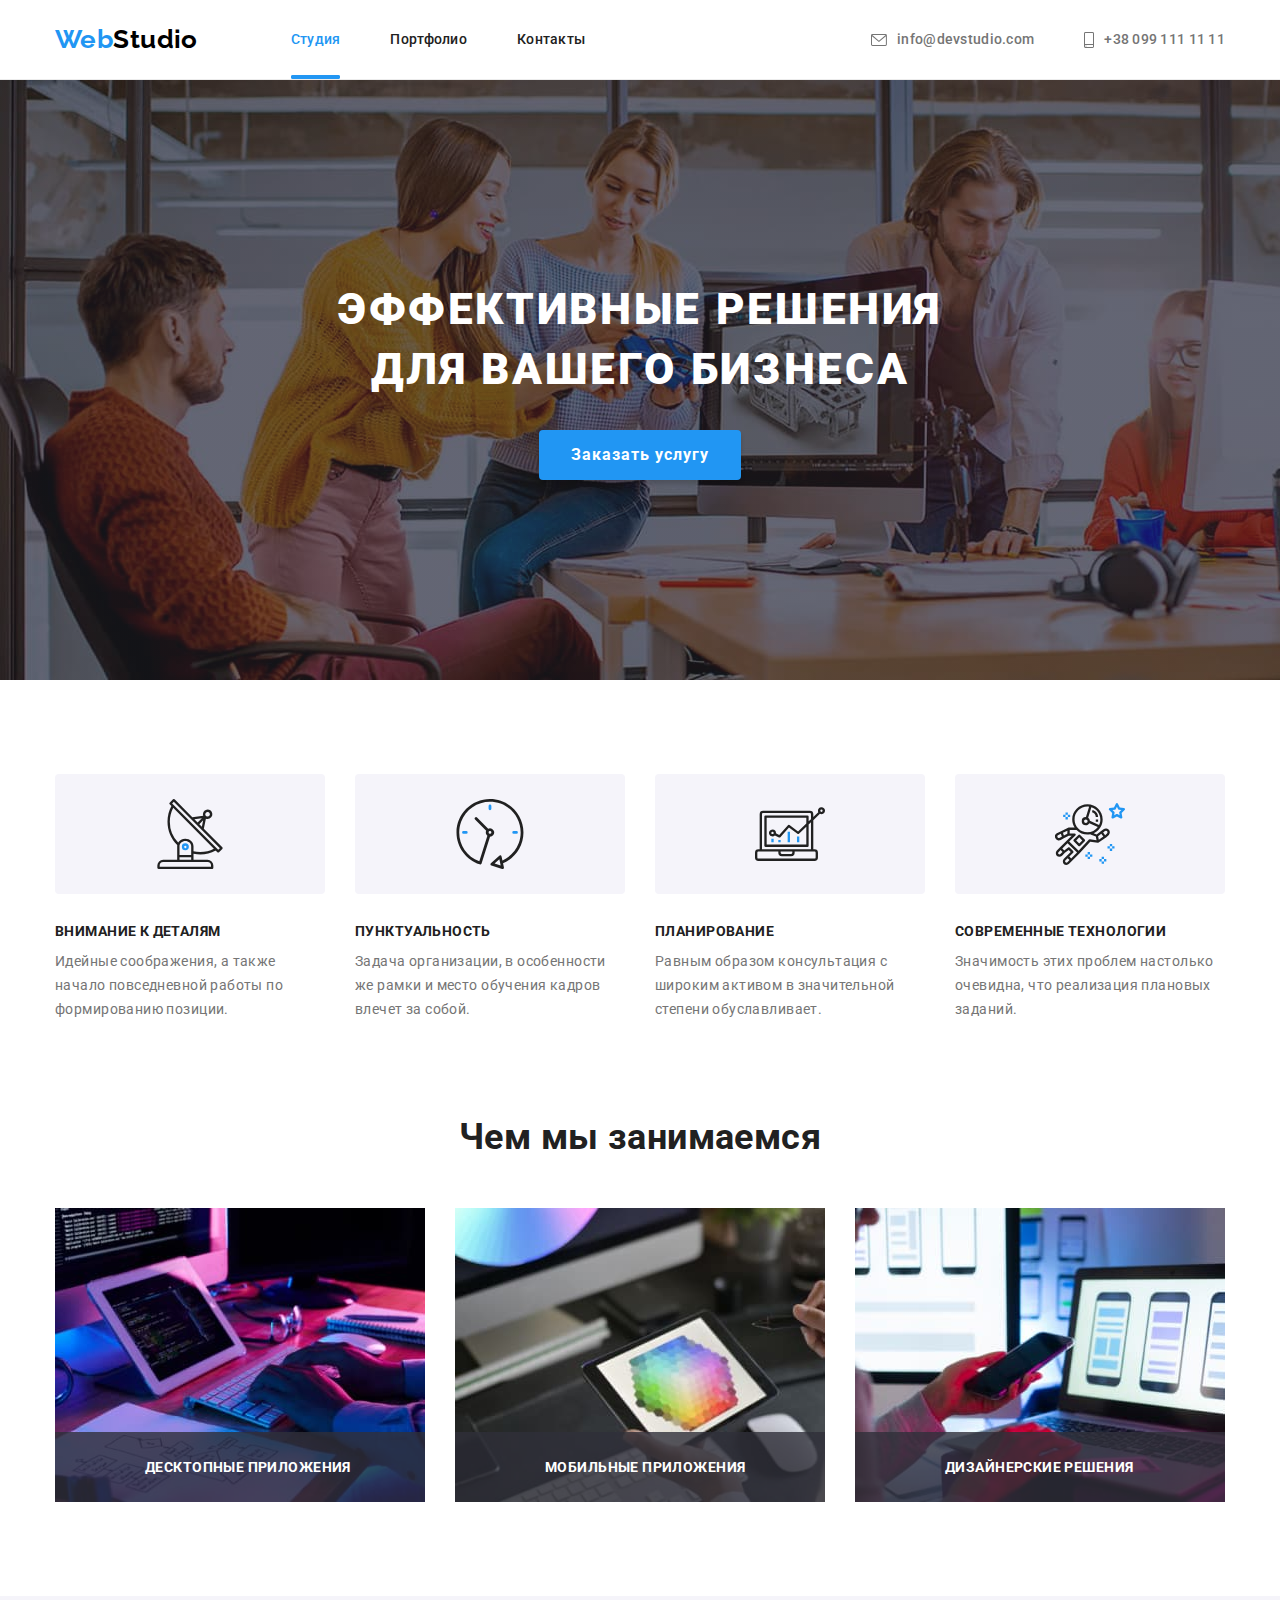
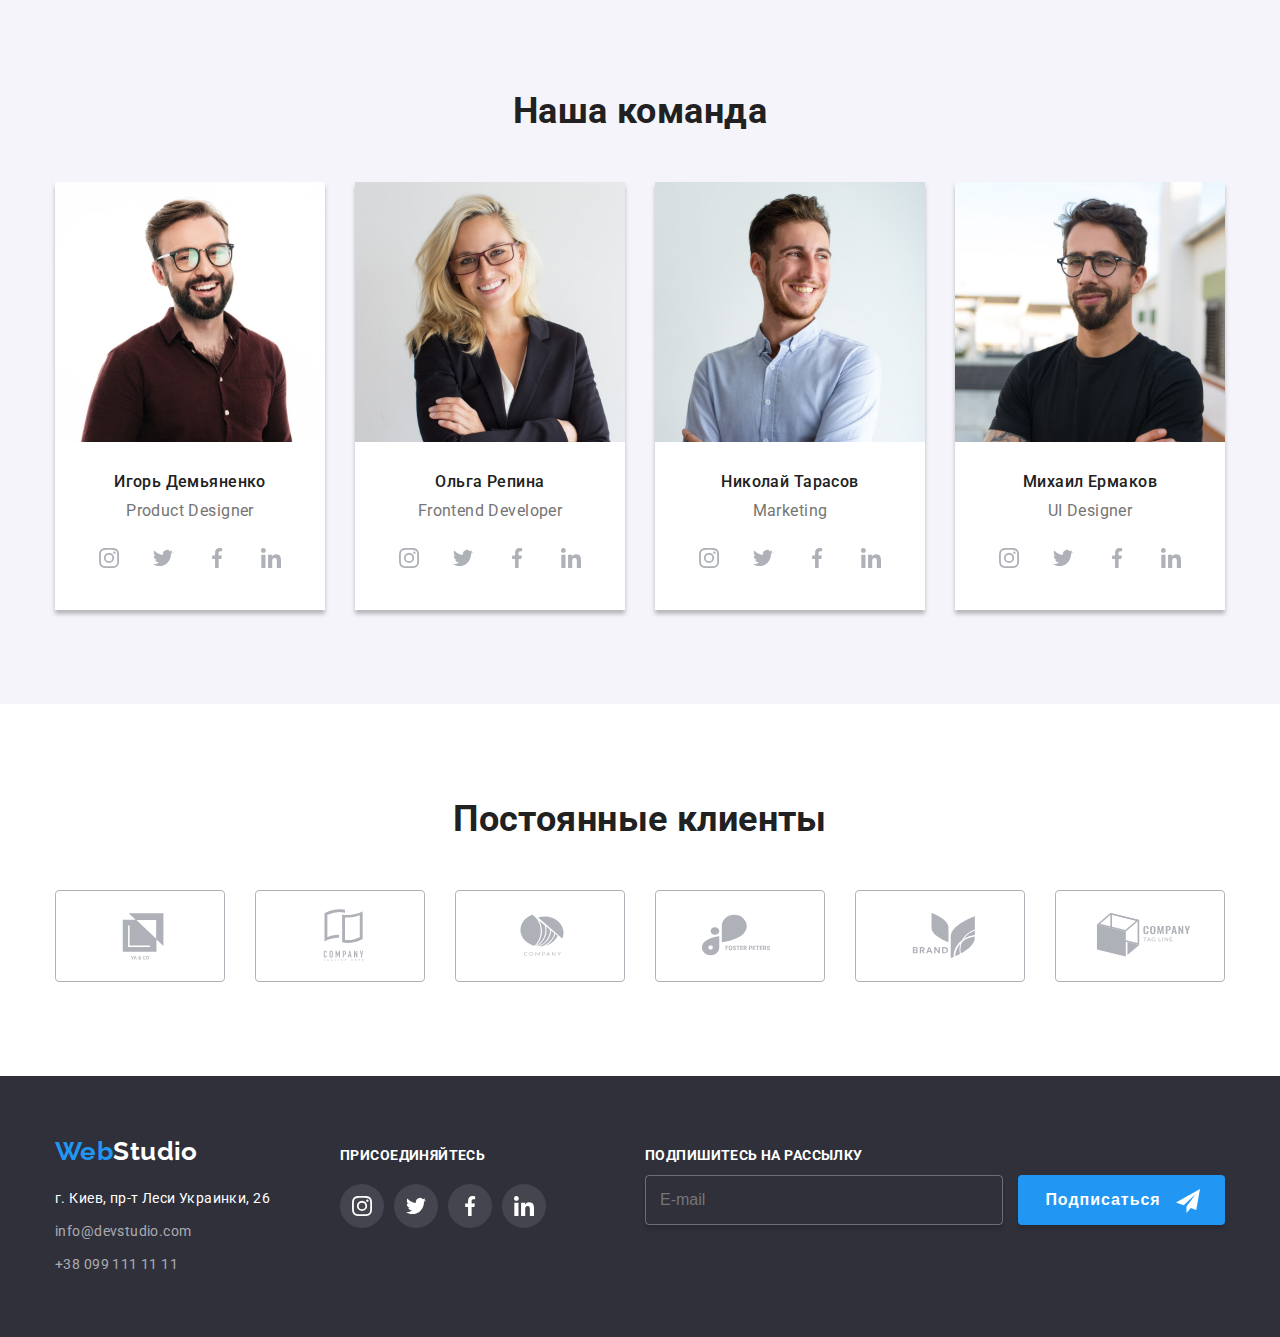
<file: index.html>
<!DOCTYPE html>
<html lang="ru">
  <head>
    <meta charset="UTF-8" />
    <meta http-equiv="X-UA-Compatible" content="IE=edge" />
    <meta name="viewport" content="width=device-width, initial-scale=1.0" />
    <title>Студия</title>
    <link
      href="https://fonts.googleapis.com/css2?family=Raleway:wght@700&family=Roboto:wght@400;500;700;900&display=swap"
      rel="stylesheet"
    />
    <link
      rel="stylesheet"
      href="https://cdnjs.cloudflare.com/ajax/libs/modern-normalize/1.1.0/modern-normalize.min.css"
      integrity="sha512-wpPYUAdjBVSE4KJnH1VR1HeZfpl1ub8YT/NKx4PuQ5NmX2tKuGu6U/JRp5y+Y8XG2tV+wKQpNHVUX03MfMFn9Q=="
      crossorigin="anonymous"
      referrerpolicy="no-referrer"
    />
    <link rel="stylesheet" href="./css/styles.css" />
  </head>

  <body>
    <!-- Верхняя линия -->

    <header class="page-header">
      <div class="container main-nav">
        <a class="logo primary" href="./index.html"> <span class="logo-item">Web</span>Studio </a>
        <nav>
          <ul class="site-nav list">
            <li class="item current"><a class="link current" href="">Студия</a></li>
            <li class="item"><a class="link" href="./portfolio.html">Портфолио</a></li>
            <li class="item"><a class="link" href="">Контакты</a></li>
          </ul>
        </nav>
        <ul class="contacts list">
          <li class="item">
            <a class="contact" href="mailto:info@devstudio.com">
              <svg class="icon-envelope" width="16" height="12">
                <use href="./images/icons.svg#icon-envelope"></use>
              </svg>
              info@devstudio.com
            </a>
          </li>
          <li class="item">
            <a class="contact" href="tel:+380991111111">
              <svg class="icon-smartphone" width="10" height="16">
                <use href="./images/icons.svg#icon-smartphone"></use>
              </svg>
              +38 099 111 11 11
            </a>
          </li>
        </ul>
      </div>
    </header>

    <main>
      <!-- Шапка -->
      <section class="hero overlay">
        <div class="container">
          <h1 class="hero-title">Эффективные решения для вашего бизнеса</h1>
          <button data-modal-open class="button" type="button">Заказать услугу</button>
        </div>
      </section>

      <!-- Особенности -->
      <section class="features section">
        <div class="container">
          <h2 hidden class="section-title">Особенности</h2>
          <ul class="features list">
            <li class="item">
              <div class="icon">
                <svg class="icon-antenna" width="70" height="70">
                  <use href="./images/icons.svg#icon-antenna"></use>
                </svg>
              </div>
              <h3 class="feature-title">Внимание к деталям</h3>
              <p class="description">
                Идейные соображения, а также начало повседневной работы по формированию позиции.
              </p>
            </li>
            <li class="item">
              <div class="icon">
                <svg class="icon-clock" width="70" height="70">
                  <use href="./images/icons.svg#icon-clock"></use>
                </svg>
              </div>
              <h3 class="feature-title">Пунктуальность</h3>
              <p class="description">
                Задача организации, в особенности же рамки и место обучения кадров влечет за собой.
              </p>
            </li>
            <li class="item">
              <div class="icon">
                <svg class="icon-diagram" width="70" height="70">
                  <use href="./images/icons.svg#icon-diagram"></use>
                </svg>
              </div>
              <h3 class="feature-title">Планирование</h3>
              <p class="description">
                Равным образом консультация с широким активом в значительной степени обуславливает.
              </p>
            </li>
            <li class="item">
              <div class="icon">
                <svg class="icon-astronaut" width="70" height="70">
                  <use href="./images/icons.svg#icon-astronaut"></use>
                </svg>
              </div>
              <h3 class="feature-title">Современные технологии</h3>
              <p class="description">
                Значимость этих проблем настолько очевидна, что реализация плановых заданий.
              </p>
            </li>
          </ul>
        </div>
      </section>

      <!-- Чем мы занимаемся -->
      <section class="section">
        <div class="container">
          <h2 class="section-title">Чем мы занимаемся</h2>
          <ul class="wedo list">
            <li class="item">
              <div class="wedo-card">
                <img src="./images/box1.jpg" alt="Десктопные приложения" width="370" height="294" />
                <p class="label">Десктопные приложения</p>
              </div>
            </li>
            <li class="item">
              <div class="wedo-card">
                <img src="./images/box2.jpg" alt="Мобильные приложения" width="370" height="294" />
                <p class="label">Мобильные приложения</p>
              </div>
            </li>
            <li class="item">
              <div class="wedo-card">
                <img src="./images/box3.jpg" alt="Дизайнерские решения" width="370" height="294" />
                <p class="label">Дизайнерские решения</p>
              </div>
            </li>
          </ul>
        </div>
      </section>

      <!-- Наша компанда -->

      <section class="section team">
        <div class="container">
          <h2 class="section-title">Наша команда</h2>
          <ul class="team list">
            <li class="teammate">
              <img
                class="foto"
                src="./images/img1.jpg"
                alt="Фото Игоря Демьяненко"
                width="270"
                height="260"
              />
              <div class="card">
                <h3 class="name">Игорь Демьяненко</h3>
                <p class="position" lang="en">Product Designer</p>
                <ul class="socials list">
                  <li class="item">
                    <a class="link" href="">
                      <svg class="link-icon" width="20" height="20">
                        <use href="./images/icons.svg#icon-instagram"></use>
                      </svg>
                    </a>
                  </li>
                  <li class="item">
                    <a class="link" href="">
                      <svg class="link-icon" width="20" height="20">
                        <use href="./images/icons.svg#icon-twitter"></use>
                      </svg>
                    </a>
                  </li>
                  <li class="item">
                    <a class="link" href="">
                      <svg class="link-icon" width="20" height="20">
                        <use href="./images/icons.svg#icon-facebook"></use>
                      </svg>
                    </a>
                  </li>
                  <li class="item">
                    <a class="link" href="">
                      <svg class="link-icon" width="20" height="20">
                        <use href="./images/icons.svg#icon-linkedin"></use>
                      </svg>
                    </a>
                  </li>
                </ul>
              </div>
            </li>
            <li class="teammate">
              <img
                class="foto"
                src="./images/img2.jpg"
                alt="Фото Ольги Репиной"
                width="270"
                height="260"
              />
              <div class="card">
                <h3 class="name">Ольга Репина</h3>
                <p class="position" lang="en">Frontend Developer</p>
                <ul class="socials list">
                  <li class="item">
                    <a class="link" href="">
                      <svg class="link-icon" width="20" height="20">
                        <use href="./images/icons.svg#icon-instagram"></use>
                      </svg>
                    </a>
                  </li>
                  <li class="item">
                    <a class="link" href="">
                      <svg class="link-icon" width="20" height="20">
                        <use href="./images/icons.svg#icon-twitter"></use>
                      </svg>
                    </a>
                  </li>
                  <li class="item">
                    <a class="link" href="">
                      <svg class="link-icon" width="20" height="20">
                        <use href="./images/icons.svg#icon-facebook"></use>
                      </svg>
                    </a>
                  </li>
                  <li class="item">
                    <a class="link" href="">
                      <svg class="link-icon" width="20" height="20">
                        <use href="./images/icons.svg#icon-linkedin"></use>
                      </svg>
                    </a>
                  </li>
                </ul>
              </div>
            </li>
            <li class="teammate">
              <img
                class="foto"
                src="./images/img3.jpg"
                alt="Фото Николая Тарасова"
                width="270"
                height="260"
              />
              <div class="card">
                <h3 class="name">Николай Тарасов</h3>
                <p class="position" lang="en">Marketing</p>
                <ul class="socials list">
                  <li class="item">
                    <a class="link" href="">
                      <svg class="link-icon" width="20" height="20">
                        <use href="./images/icons.svg#icon-instagram"></use>
                      </svg>
                    </a>
                  </li>
                  <li class="item">
                    <a class="link" href="">
                      <svg class="link-icon" width="20" height="20">
                        <use href="./images/icons.svg#icon-twitter"></use>
                      </svg>
                    </a>
                  </li>
                  <li class="item">
                    <a class="link" href="">
                      <svg class="link-icon" width="20" height="20">
                        <use href="./images/icons.svg#icon-facebook"></use>
                      </svg>
                    </a>
                  </li>
                  <li class="item">
                    <a class="link" href="">
                      <svg class="link-icon" width="20" height="20">
                        <use href="./images/icons.svg#icon-linkedin"></use>
                      </svg>
                    </a>
                  </li>
                </ul>
              </div>
            </li>
            <li class="teammate">
              <img
                class="foto"
                src="./images/img4.jpg"
                alt="Фото Михаила Ермакова"
                width="270"
                height="260"
              />
              <div class="card">
                <h3 class="name">Михаил Ермаков</h3>
                <p class="position" lang="en">UI Designer</p>
                <ul class="socials list">
                  <li class="item">
                    <a class="link" href="">
                      <svg class="link-icon" width="20" height="20">
                        <use href="./images/icons.svg#icon-instagram"></use>
                      </svg>
                    </a>
                  </li>
                  <li class="item">
                    <a class="link" href="">
                      <svg class="link-icon" width="20" height="20">
                        <use href="./images/icons.svg#icon-twitter"></use>
                      </svg>
                    </a>
                  </li>
                  <li class="item">
                    <a class="link" href="">
                      <svg class="link-icon" width="20" height="20">
                        <use href="./images/icons.svg#icon-facebook"></use>
                      </svg>
                    </a>
                  </li>
                  <li class="item">
                    <a class="link" href="">
                      <svg class="link-icon" width="20" height="20">
                        <use href="./images/icons.svg#icon-linkedin"></use>
                      </svg>
                    </a>
                  </li>
                </ul>
              </div>
            </li>
          </ul>
        </div>
      </section>

      <!-- Постоянные клиенты -->

      <section class="section clients">
        <div class="container">
          <h2 class="section-title clients">Постоянные клиенты</h2>
          <ul class="clients list">
            <li class="item">
              <a class="client-link" href="">
                <svg class="client-icon" width="106" height="60">
                  <use href="./images/icons.svg#icon-union"></use>
                </svg>
              </a>
            </li>
            <li class="item">
              <a class="client-link" href="">
                <svg class="client-icon" width="106" height="60">
                  <use href="./images/icons.svg#icon-taglinehere"></use>
                </svg>
              </a>
            </li>
            <li class="item">
              <a class="client-link" href="">
                <svg class="client-icon" width="106" height="60">
                  <use href="./images/icons.svg#icon-company"></use>
                </svg>
              </a>
            </li>
            <li class="item">
              <a class="client-link" href="">
                <svg class="client-icon" width="106" height="60">
                  <use href="./images/icons.svg#icon-foster"></use>
                </svg>
              </a>
            </li>
            <li class="item">
              <a class="client-link" href="">
                <svg class="client-icon" width="106" height="60">
                  <use href="./images/icons.svg#icon-brand"></use>
                </svg>
              </a>
            </li>
            <li class="item">
              <a class="client-link" href="">
                <svg class="client-icon" width="106" height="60">
                  <use href="./images/icons.svg#icon-tagline"></use>
                </svg>
              </a>
            </li>
          </ul>
        </div>
      </section>

      <!-- Модальное окно -->

      <div data-modal class="backdrop is-hidden">
        <div class="modal">
          <button data-modal-close class="modal-btn" type="button">
            <svg class="close" width="18" height="18">
              <use href="./images/icons.svg#icon-close"></use>
            </svg>
          </button>
            
            <form>
              <h2 class="modal-title">Оставьте свои данные, мы вам перезвоним</h2>
            <div class="modal-form">
              <div class="form-field">
                <label for="name">Имя</label>
                <input type="text" name="name" id="name" />
                <svg class="icon-modal" width="18" height="18">
                  <use href="./images/icons.svg#icon-person"></use>
                </svg>
              </div>

              <div class="form-field">
                <label for="tel">Телефон</label>
                <input type="tel" name="tel" id="tel" />
                <svg class="icon-modal" width="18" height="18">
                  <use href="./images/icons.svg#icon-phone"></use>
                </svg>
              </div>

              <div class="form-field">
                <label for="mail">Почта</label>
                <input type="email" name="mail" id="mail" />
                <svg class="icon-modal" width="18" height="18">
                  <use href="./images/icons.svg#icon-email"></use>
                </svg>
              </div>

              <div class="form-field comment">
                <label for="comment">Комментарий</label>
                <textarea
                  name="comment"
                  id="comment"
                  placeholder="Введите текст"
                ></textarea>
              </div>
            </div>

                <div class="agreement">
                  <input class="checkbox" type="checkbox" name="checkbox" value="" id="checkbox"/>
                  <svg class="icon-active" width="16" height="15">
                    <use href="./images/icons.svg#icon-active"></use>
                  </svg>
                  <svg class="icon-nonactive" width="16" height="15">
                    <use href="./images/icons.svg#icon-nonactive"></use>
                  </svg>
                 <label class="label" for="checkbox">Соглашаюсь с рассылкой и принимаю <a class="modal-link" href="">Условия договора</a></label>
                </div> 

              <button class="btn-send" type="submit">Отправить</button>
           
            </form>

        </div>
      </div>
    </main>

    <!-- Подвал -->
    <footer class="footer">
      <div class="container footer-container">
        <div>
          <a class="logo secondary" href="./index.html"
            ><span class="logo-item">Web</span><span class="logo-down">Studio</span>
          </a>
          <address class="address">г. Киев, пр-т Леси Украинки, 26</address>
          <ul class="footer-contacts list">
            <li class="item">
              <a class="contact-down" href="mailto:info@devstudio.com">info@devstudio.com</a>
            </li>
            <li class="item">
              <a class="contact-down" href="tel:+380991111111">+38 099 111 11 11</a>
            </li>
          </ul>
        </div>
        <!-- Ссылки на соцсети -->

        <div class="footer-socials social-links">
          <p class="footer-text">присоединяйтесь</p>
          <ul class="socials list">
            <li class="item">
              <a class="footer-link link" href="">
                <svg class="link-icon" width="20" height="20">
                  <use href="./images/icons.svg#icon-instagram"></use>
                </svg>
              </a>
            </li>
            <li class="item">
              <a class="footer-link link" href="">
                <svg class="link-icon" width="20" height="20">
                  <use href="./images/icons.svg#icon-twitter"></use>
                </svg>
              </a>
            </li>
            <li class="item">
              <a class="footer-link link" href="">
                <svg class="link-icon" width="20" height="20">
                  <use href="./images/icons.svg#icon-facebook"></use>
                </svg>
              </a>
            </li>
            <li class="item">
              <a class="footer-link link" href="">
                <svg class="link-icon" width="20" height="20">
                  <use href="./images/icons.svg#icon-linkedin"></use>
                </svg>
              </a>
            </li>
          </ul>
        </div>

        <!-- Форма подписки -->
        <div class="input">
          <p class="input-text">Подпишитесь на рассылку</p>
          <form class="form">
            <input type="email" name="mail" placeholder="E-mail" />
            <button class="input-btn" type="button">
              Подписаться
              <svg class="input-icon" width="24" height="24">
                <use href="./images/icons.svg#icon-send"></use>
              </svg>
            </button>
          </form>
        </div>
      </div>
    </footer>

    <script src="./js/modal.js"></script>
   
  </body>
</html>
</file>
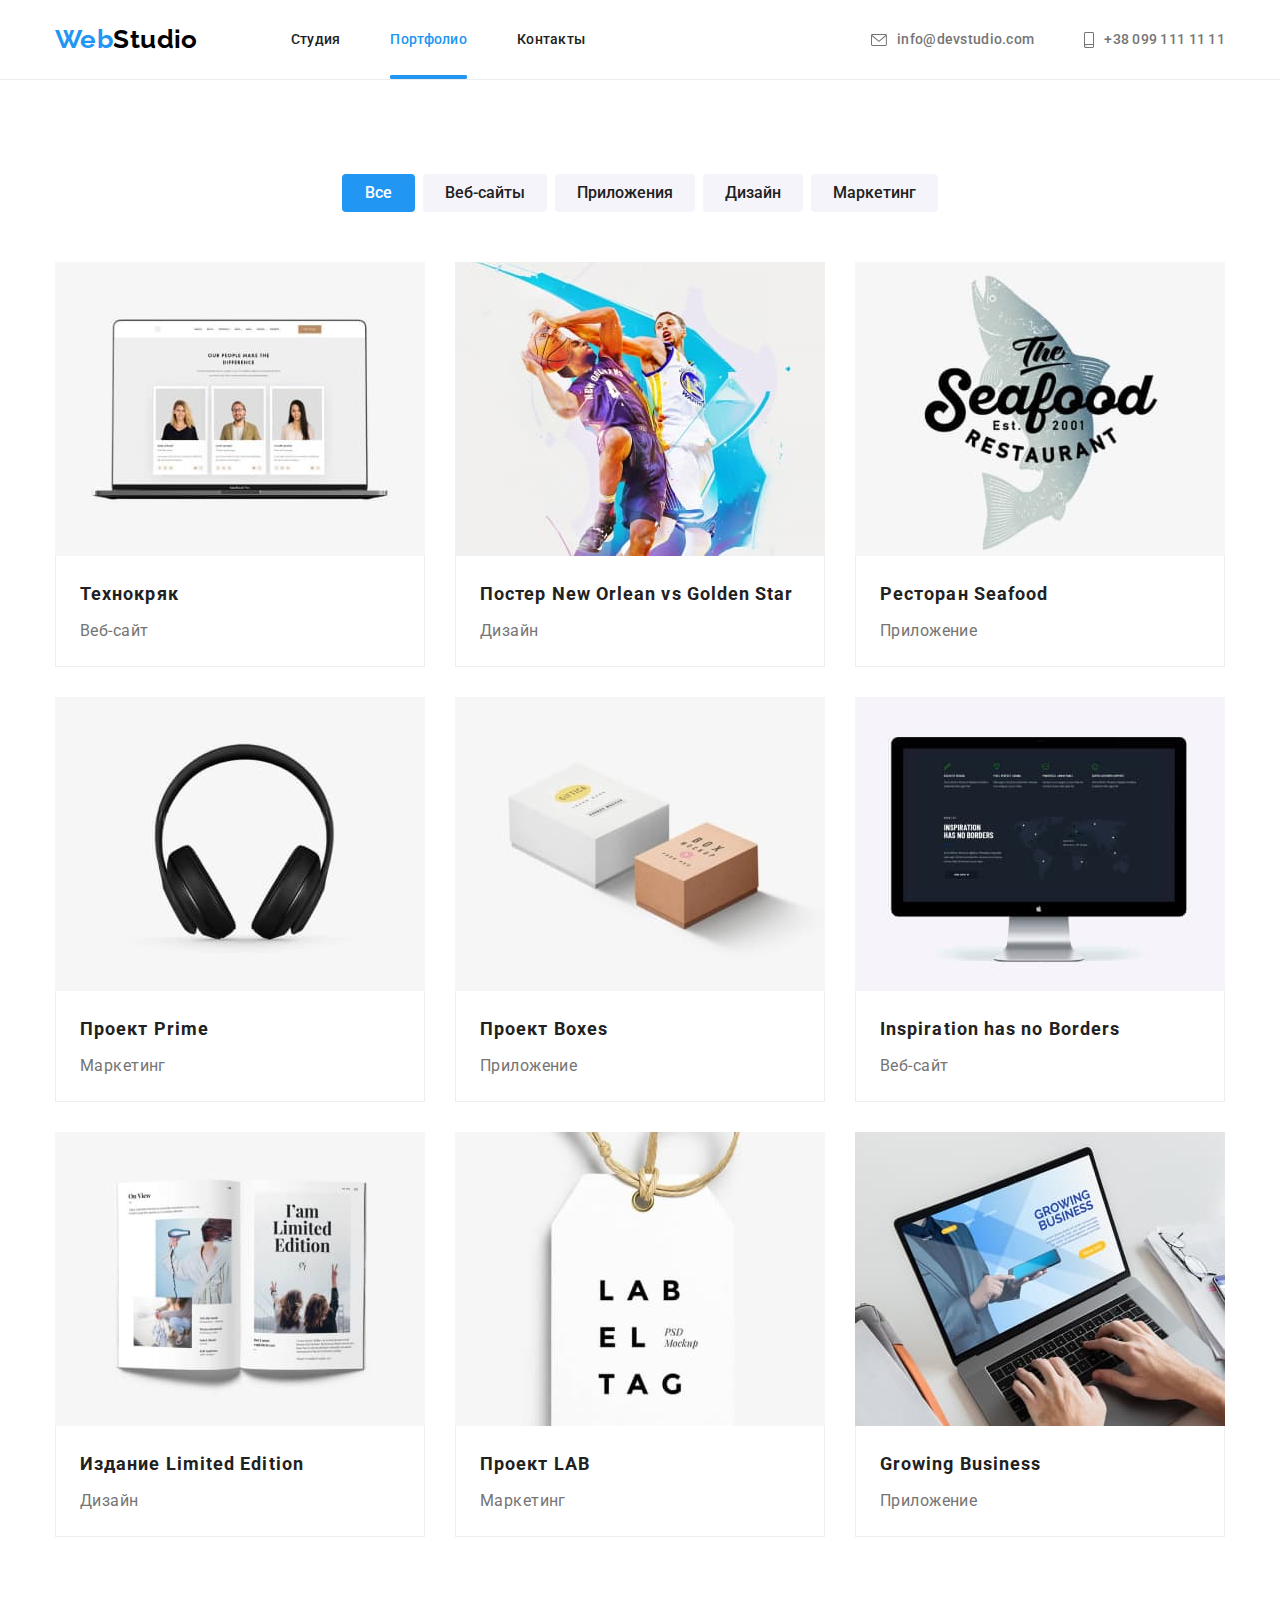
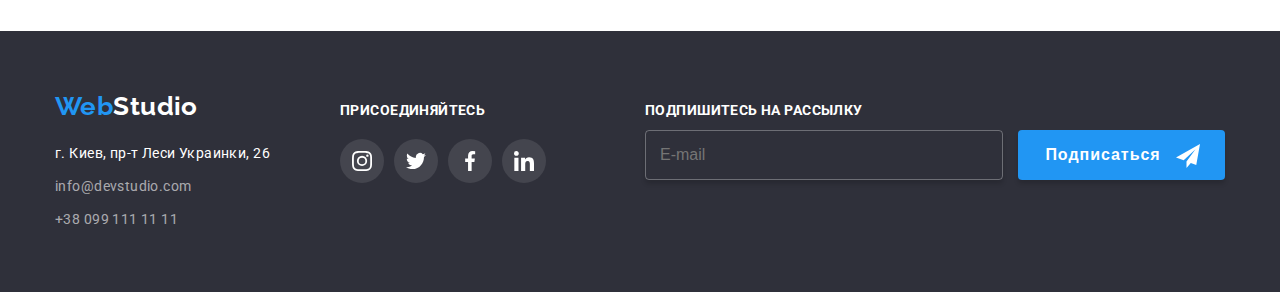
<file: portfolio.html>
<!DOCTYPE html>
<html lang="ru">
  <head>
    <meta charset="UTF-8" />
    <meta http-equiv="X-UA-Compatible" content="IE=edge" />
    <meta name="viewport" content="width=device-width, initial-scale=1.0" />
    <title>Портфоліо</title>
    <link
      href="https://fonts.googleapis.com/css2?family=Raleway:wght@700&family=Roboto:wght@400;500;700;900&display=swap"
      rel="stylesheet"
    />
    <link
      rel="stylesheet"
      href="https://cdnjs.cloudflare.com/ajax/libs/modern-normalize/1.1.0/modern-normalize.min.css"
      integrity="sha512-wpPYUAdjBVSE4KJnH1VR1HeZfpl1ub8YT/NKx4PuQ5NmX2tKuGu6U/JRp5y+Y8XG2tV+wKQpNHVUX03MfMFn9Q=="
      crossorigin="anonymous"
      referrerpolicy="no-referrer"
    />
    <link rel="stylesheet" href="./css/styles.css" />
  </head>
  <body>
    <!-- Верхняя линия -->
    <header class="page-header">
      <div class="container main-nav">
        <a class="logo primary" href="./index.html"> <span class="logo-item">Web</span>Studio </a>
        <nav>
          <ul class="site-nav list">
            <li class="item"><a class="link" href="./index.html">Студия</a></li>
            <li class="item current"><a class="link current" href="">Портфолио</a></li>
            <li class="item"><a class="link" href="">Контакты</a></li>
          </ul>
        </nav>
        <ul class="contacts list">
          <li class="item">
            <a class="contact" href="mailto:info@devstudio.com">
              <svg class="icon-envelope" width="16" height="12">
                <use href="./images/icons.svg#icon-envelope"></use>
              </svg>
              info@devstudio.com
            </a>
          </li>
          <li class="item">
            <a class="contact" href="tel:+380991111111">
              <svg class="icon-smartphone" width="10" height="16">
                <use href="./images/icons.svg#icon-smartphone"></use>
              </svg>
              +38 099 111 11 11
            </a>
          </li>
        </ul>
      </div>
    </header>

    <main>
      <!-- Портфолио -->
      <section class="section">
        <div class="container">
          <h1 hidden>Портфолио</h1>

          <!-- Фильтры -->

          <ul class="filters list">
            <li class="item">
              <button class="filter active-btn" type="button">Все</button>
            </li>
            <li class="item">
              <button class="filter" type="button">Веб-сайты</button>
            </li>
            <li class="item">
              <button class="filter" type="button">Приложения</button>
            </li>
            <li class="item">
              <button class="filter" type="button">Дизайн</button>
            </li>
            <li class="item">
              <button class="filter" type="button">Маркетинг</button>
            </li>
          </ul>

          <!-- Примеры работ -->
          <ul class="works list">
            <li class="item">
              <div class="work-thumb">
                <img
                  class="card-image"
                  src="./images/img1p.jpg"
                  alt="Главная страница сайта Технокряк"
                  width="370"
                  height="294"
                />
                <p class="descr">
                  Ресурс предлагает комплексные предложения с разным уровнем функционала и сервисов.
                  Все это позволит посетителю получить исчерпывающие сведения о компании или частном
                  лице.
                </p>
              </div>
              <div class="work-meta">
                <h2 class="work-title">Технокряк</h2>
                <p class="type">Веб-сайт</p>
              </div>
            </li>
            <li class="item">
              <div class="work-thumb">
               <img
                class="card-image"
                src="./images/img2p.jpg"
                alt="Постер New Orlean vs Golden Star"
                width="370"
                height="294"
              /> 
              <p class="descr">Ресурс предлагает комплексные предложения с разным уровнем функционала и сервисов.
                  Все это позволит посетителю получить исчерпывающие сведения о компании или частном
                  лице.
                </p>
              </div>
              
              <div class="work-meta">
                <h2 class="work-title">Постер New Orlean vs Golden Star</h2>
                <p class="type">Дизайн</p>
              </div>
            </li>
            <li class="item">
              <div class="work-thumb">
                <img
                class="card-image"
                src="./images/img3p.jpg"
                alt="Обложка приложения ресторана Seafood"
                width="370"
                height="294"
              />
              <p class="descr">Ресурс предлагает комплексные предложения с разным уровнем функционала и сервисов.
                Все это позволит посетителю получить исчерпывающие сведения о компании или частном
                лице.
              </p>
              </div>
              
              <div class="work-meta">
                <h2 class="work-title">Ресторан Seafood</h2>
                <p class="type">Приложение</p>
              </div>
            </li>
            <li class="item">
              <div class="work-thumb">
                <img
                class="card-image"
                src="./images/img4p.jpg"
                alt="Наушники"
                width="370"
                height="294"
              />
                <p class="descr">Ресурс предлагает комплексные предложения с разным уровнем функционала и сервисов.
                  Все это позволит посетителю получить исчерпывающие сведения о компании или частном
                  лице.
                </p>
              </div>
              
              <div class="work-meta">
                <h2 class="work-title">Проект Prime</h2>
                <p class="type">Маркетинг</p>
              </div>
            </li>
            <li class="item">
              <div class="work-thumb">
                <img
                class="card-image"
                src="./images/img5p.jpg"
                alt="Коробки"
                width="370"
                height="294"
              />
                <p class="descr">Ресурс предлагает комплексные предложения с разным уровнем функционала и сервисов.
                  Все это позволит посетителю получить исчерпывающие сведения о компании или частном
                  лице.
                </p>
              </div>
              
              <div class="work-meta">
                <h2 class="work-title">Проект Boxes</h2>
                <p class="type">Приложение</p>
              </div>
            </li>
            <li class="item">
              <div class="work-thumb">
                <img
                class="card-image"
                src="./images/img6p.jpg"
                alt="Главная страница сайта Inspiration has no Borders"
                width="370"
                height="294"
              />
                <p class="descr">Ресурс предлагает комплексные предложения с разным уровнем функционала и сервисов.
                  Все это позволит посетителю получить исчерпывающие сведения о компании или частном
                  лице.
                </p>
              </div>
              
              <div class="work-meta">
                <h2 class="work-title">Inspiration has no Borders</h2>
                <p class="type">Веб-сайт</p>
              </div>
            </li>
            <li class="item">
              <div class="work-thumb">
                <img
                class="card-image"
                src="./images/img7p.jpg"
                alt="Раскрытая книга"
                width="370"
                height="294"
              />
                <p class="descr">Ресурс предлагает комплексные предложения с разным уровнем функционала и сервисов.
                  Все это позволит посетителю получить исчерпывающие сведения о компании или частном
                  лице.
                </p>
              </div>
              
              <div class="work-meta">
                <h2 class="work-title">Издание Limited Edition</h2>
                <p class="type">Дизайн</p>
              </div>
            </li>
            <li class="item">
              <div class="work-thumb">
                <img
                class="card-image"
                src="./images/img8p.jpg"
                alt="Ярлык проекта LAB"
                width="370"
                height="294"
              />
                <p class="descr">Ресурс предлагает комплексные предложения с разным уровнем функционала и сервисов.
                  Все это позволит посетителю получить исчерпывающие сведения о компании или частном
                  лице.</p>
              </div>
              
              <div class="work-meta">
                <h2 class="work-title">Проект LAB</h2>
                <p class="type">Маркетинг</p>
              </div>
            </li>
            <li class="item">
              <div class="work-thumb">
                <img
                class="card-image"
                src="./images/img9p.jpg"
                alt="Экран компьютера с главной страницей"
                width="370"
                height="294"
              />
                <p class="descr">Ресурс предлагает комплексные предложения с разным уровнем функционала и сервисов.
                  Все это позволит посетителю получить исчерпывающие сведения о компании или частном
                  лице.</p>
              </div>
              
              <div class="work-meta">
                <h2 class="work-title">Growing Business</h2>
                <p class="type">Приложение</p>
              </div>
            </li>
          </ul>
        </div>
      </section>
    </main>

    <!-- Подвал -->
    <footer class="footer">
      <div class="container footer-container">
        <div>
          <a class="logo secondary" href="./index.html"
            ><span class="logo-item">Web</span><span class="logo-down">Studio</span>
          </a>
          <address class="address">г. Киев, пр-т Леси Украинки, 26</address>
          <ul class="footer-contacts list">
            <li class="item">
              <a class="contact-down" href="mailto:info@devstudio.com">info@devstudio.com</a>
            </li>
            <li class="item">
              <a class="contact-down" href="tel:+380991111111">+38 099 111 11 11</a>
            </li>
          </ul>
        </div>
        <!-- Ссылки на соцсети -->

        <div class="footer-socials social-links">
          <p class="footer-text">присоединяйтесь</p>
          <ul class="socials list">
            <li class="item">
              <a class="footer-link link" href="">
                <svg class="link-icon" width="20" height="20">
                  <use href="./images/icons.svg#icon-instagram"></use>
                </svg>
              </a>
            </li>
            <li class="item">
              <a class="footer-link link" href="">
                <svg class="link-icon" width="20" height="20">
                  <use href="./images/icons.svg#icon-twitter"></use>
                </svg>
              </a>
            </li>
            <li class="item">
              <a class="footer-link link" href="">
                <svg class="link-icon" width="20" height="20">
                  <use href="./images/icons.svg#icon-facebook"></use>
                </svg>
              </a>
            </li>
            <li class="item">
              <a class="footer-link link" href="">
                <svg class="link-icon" width="20" height="20">
                  <use href="./images/icons.svg#icon-linkedin"></use>
                </svg>
              </a>
            </li>
          </ul>
        </div>

         <!-- Форма подписки -->
         <div class="input">
          <p class="input-text">Подпишитесь на рассылку</p>
          <form action="" class="form">
            <input type="email" name="mail" placeholder="E-mail" />
            <button class="input-btn" type="button">
              Подписаться
              <svg class="input-icon" width="24" height="24">
                <use href="./images/icons.svg#icon-send"></use>
              </svg>
            </button>
          </form>
        </div>
        
      </div>
    </footer>
  </body>
</html>
</file>
<file: css/styles.css>
html {
  box-sizing: border-box;
}

*,
*::before,
*::after {
  box-sizing: inherit;
}

:root {
  --primary-text-color: #212121;
  --main-background-color: #ffffff;
  --accent-color: #2196f3;
  --basic-white: #ffffff;
  --cubic: cubic-bezier(0.4, 0, 0.2, 1);
}

body {
  margin: 0;
  font-family: Roboto, sans-serif;

  font-size: 14px;
  letter-spacing: 0.03em;
  color: #757575;
}

/* Ulilities */

h1,
h2,
h3,
p {
  margin-top: 0;
  margin-bottom: 0;
}

.list {
  list-style: none;
  padding: 0;
  margin: 0;
}

.link {
  text-decoration: none;
  color: inherit;
}

.container {
  width: 1200px;
  padding-right: 15px;
  padding-left: 15px;
  margin: 0 auto;
}

/* Header */

.page-header {
  border-bottom: 1px solid #ececec;
}

/* Main nav */

.main-nav {
  display: flex;
  align-items: center;
}

/* Logo */

.logo {
  font-family: Raleway, bold;
  font-weight: 700;
  font-size: 26px;
  line-height: 1.19;
  color: #000000;
  text-decoration: none;
}

.logo-item {
  color: var(--accent-color);
}

.logo-down {
  color: var(--basic-white);
}

/* Site nav */

nav {
  margin-left: 93px;
}

.site-nav {
  display: flex;
  gap: 50px;
}

/* .site-nav .item + .item {
  margin-left: 50px;
} */

/* .site-nav .snitem:not(last-child) {
   margin-right: 50px;
} */

.site-nav.list {
  font-weight: 500;
  line-height: 1.14;
  letter-spacing: 0.02em;
  color: var(--primary-text-color);
}

.site-nav .item {
  position: relative;
}

.site-nav .link {
  display: block;
  padding-top: 32px;
  padding-bottom: 31px;

  transition-property: color;
  transition-duration: 250ms;
  transition-timing-function: var(--cubic);
}

.site-nav .link:hover,
.site-nav .link:focus {
  color: var(--accent-color);
}

.site-nav .link.current {
  color: var(--accent-color);
}

.site-nav .current::after {
  content: '';

  position: absolute;
  left: 0;
  bottom: 0;

  display: inline-block;
  width: 100%;
  height: 4px;

  background-color: #2196f3;
  border-radius: 2px;
}

/* Contacts */

.contacts.list {
  display: flex;
  margin-left: auto;
  gap: 50px;
}

.contacts .contact {
  display: flex;
  justify-content: center;
  align-items: center;
  padding-top: 32px;
  padding-bottom: 31px;

  font-weight: 500;
  line-height: 1.14;
  letter-spacing: 0.02em;
  color: #757575;
  text-decoration: none;

  transition-property: color;
  transition-duration: 250ms;
  transition-timing-function: var(--cubic);
}

.contacts .contact:hover,
.contacts .contact:focus {
  color: var(--accent-color);
}

.icon-envelope {
  fill: currentColor;
  margin-right: 10px;

  transition-property: fill;
  transition-duration: 250ms;
  transition-timing-function: var(--cubic);
}

.icon-enlope:hover,
.icon-enlope:focus {
  fill: var(--accent-color);
}

.icon-smartphone {
  fill: currentColor;
  margin-right: 10px;

  transition-property: fill;
  transition-duration: 250ms;
  transition-timing-function: var(--cubic);
}

.icon-smartphone:hover,
.icon-smartphone:focus {
  fill: var(--accent-color);
}

/* Body index */

/* Hero */

.hero {
  padding: 200px 0;
  text-align: center;
}

/* Overlay */

.overlay {
  height: 600px;
  max-width: 1600px;
  margin-left: auto;
  margin-right: auto;
  background-image: linear-gradient(to right, rgba(47, 48, 58, 0.4), rgba(47, 48, 58, 0.4)),
    url(../images/hero.jpg);

  background-size: cover;
  background-repeat: no-repeat;
  background-color: #2f303a;
}

.hero-title {
  width: 696px;
  margin: 0 auto;
  margin-bottom: 30px;
  font-weight: 900;
  font-size: 44px;
  line-height: 1.36;

  letter-spacing: 0.06em;
  color: var(--basic-white);
  text-align: center;
  text-transform: uppercase;
}

.button {
  min-width: 200px;
  padding: 10px 32px;

  font-family: inherit;
  font-weight: 700;
  font-size: 16px;
  line-height: 1.88;
  letter-spacing: 0.06em;
  text-align: center;

  color: var(--basic-white);
  background-color: var(--accent-color);
  border-color: transparent;
  box-shadow: 0px 4px 4px rgba(0, 0, 0, 0.15);
  border: none;
  border-radius: 4px;

  transition-property: background-color;
  transition-duration: 250ms;
  transition-timing-function: var(--cubic);
}

.button:hover,
.button:focus {
  background-color: #188ce8;
}

/* Section Utilites */

.section {
  padding-top: 94px;
  padding-bottom: 94px;
}

.section-title {
  margin-bottom: 50px;
  font-size: 36px;
  line-height: 1.17;
  color: var(--primary-text-color);
  text-align: center;
}

/* Section features */

.features.section {
  padding-bottom: 0;
}

.features.list {
  display: flex;
  gap: 30px;
}

.feature.list .item {
  width: 270px;
}

.icon {
  padding: 25px 100px;
  width: 270px;
  height: 120px;
  margin-bottom: 30px;
  background-color: #f5f4fa;
  border: none;
  border-radius: 4px;
}

.feature-title {
  margin-bottom: 10px;
  font-size: 14px;
  line-height: 1.14;
  color: var(--primary-text-color);

  text-transform: uppercase;
}

.description {
  width: 270px;
  line-height: 1.71;
}

/* Section What we do */

.wedo.list {
  display: flex;
  gap: 30px;
}

img {
  display: block;
  max-width: 100%;
  height: auto;
}

.wedo-card::before {
  content: '';

  position: absolute;
  left: 0;
  bottom: 0;

  display: inline-block;
  width: 100%;
  height: 70px;
  background-color: rgba(47, 48, 58, 0.8);
}

.wedo-card {
  position: relative;
}

.wedo .label {
  position: absolute;
  left: 83px;
  bottom: 27px;

  font-weight: 700;
  line-height: 1.17;
  color: var(--basic-white);
  text-align: center;
  text-transform: uppercase;
}

/* Section Our team */

.section.team {
  background-color: #f5f4fa;
}

.team.list {
  display: flex;
  gap: 30px;
}

.team.list .teammate {
  box-shadow: 0px 4px 4px rgba(0, 0, 0, 0.25);
}

.team.list .card {
  width: 270px;
  padding-top: 30px;
  padding-bottom: 30px;

  text-align: center;

  background-color: var(--basic-white);
}

.foto {
  display: block;
  max-width: 100%;
  height: auto;
}

.name {
  margin-bottom: 10px;

  font-weight: 500;
  font-size: 16px;
  line-height: 1.19;
  color: var(--primary-text-color);
}

.position {
  font-size: 16px;
  line-height: 1.19;
  margin-bottom: 16px;
}

.socials {
  display: flex;
  justify-content: center;
  align-items: center;
  gap: 10px;
}

.socials .link {
  display: flex;
  justify-content: center;
  align-items: center;
  padding: 12px;
  color: #afb1b8;
  border-radius: 50%;

  transition: background-color 250ms var(--cubic), color 250ms var(--cubic);
}

.socials .link:hover,
.socials .link:focus {
  background-color: var(--accent-color);
  color: var(--basic-white);
}

.link-icon {
  fill: currentColor;
}

/* Clients */

.clients.list {
  display: flex;
  justify-content: center;
  align-items: center;
  gap: 30px;
}

.clients.list .item {
  width: 170px;
  height: 92px;
}

.client-link {
  display: block;
  width: 100%;
  height: 100%;
  padding: 15px 35px;
  fill: #afb1b8;
  border: 1px solid #afb1b8;
  border-radius: 4px;

  transition: fill 250ms var(--cubic), border 250ms var(--cubic);
}

.client-link:hover,
.client-link:focus {
  fill: var(--accent-color);
  border: 1px solid var(--accent-color);
}

/* Portfolio */

.filters.list {
  display: flex;
  justify-content: center;
  margin-bottom: 50px;
  gap: 8px;
}

.filters .filter {
  min-width: 73px;
  padding: 6px 22px;

  font-family: inherit;
  font-weight: 500;
  font-size: 16px;
  line-height: 1.62;
  color: var(--primary-text-color);
  background-color: #f5f4fa;
  border: none;
  border-radius: 4px;

  transition: background-color 250ms var(--cubic), color 250ms var(--cubic),
    box-shadow 250ms var(--cubic);
}

.filters .filter:hover,
.filters .filter:focus {
  background-color: var(--accent-color);
  color: var(--basic-white);
  box-shadow: 0px 4px 4px rgba(0, 0, 0, 0.25);
}

.filters .active-btn {
  background-color: var(--accent-color);
  color: var(--basic-white);
}

.button,
.filter {
  cursor: pointer;
}

/* Our works */

.works.list {
  display: flex;
  flex-wrap: wrap;
  /* gap: 30px; */
}

.works.list .item {
  width: 370px;
  margin-right: 30px;
  margin-bottom: 30px;
  cursor: pointer;

  transition: box-shadow 250ms var(--cubic);
}

.works.list .item:nth-child(3n) {
  margin-right: 0;
}

.works.list .item:nth-last-child(-n + 3) {
  margin-bottom: 0;
}

.works.list .item:hover,
.works.list .item:focus {
  box-shadow: 0px 4px 4px rgba(0, 0, 0, 0.25);
}

.work-meta {
  padding: 20px 24px;
  border: 1px solid #eeeeee;
  border-top: none;
}

.card-image {
  display: block;
}

.work-title {
  margin-bottom: 4px;

  font-size: 18px;
  line-height: 2;
  color: var(--primary-text-color);
  letter-spacing: 0.06em;
}

.type {
  font-size: 16px;
  line-height: 1.88;
}

.work-thumb {
  position: relative;

  overflow: hidden;
}

.work-thumb::before {
  content: '';
  position: absolute;
  left: 0;
  top: 0;

  width: 100%;
  height: 100%;

  background-color: rgba(33, 150, 243, 0.9);

  transform: translateY(100%);
  transition: transform 250ms var(--cubic);
}

.works.list .item:hover .work-thumb::before,
.works.list .item:focus .work-thumb::before {
  transform: translateY(0);
}

.descr {
  position: absolute;
  left: 50%;
  top: 50%;

  /* left: 24px;
  top: 63px;
   */

  width: 322px;

  transform: translate(-50%, -50%);

  font-size: 18px;
  line-height: 1.56;
  color: var(--basic-white);

  opacity: 0;
  transition: opacity 250ms var(--cubic);
}

.works.list .item:hover .descr,
.works.list .item:focus .dtscr {
  opacity: 1;
}

/* Modal window */

.backdrop {
  position: fixed;
  left: 0;
  top: 0;

  width: 100%;
  height: 100%;
  background-color: rgba(0, 0, 0, 0.2);

  visibility: visible;
  opacity: 1;

  transition: opacity 250ms var(--cubic), visibility 250ms var(--cubic);
}

.backdrop.is-hidden {
  visibility: hidden;
  opacity: 0;
  pointer-events: none;
}

.backdrop.is-hidden .modal {
  transform: translate(-50%, -50%) scale(0.9);
}

.modal {
  position: absolute;
  left: 50%;
  top: 50%;

  width: 528px;

  padding: 40px;
  
  background-color: var(--basic-white);
  box-shadow: 0px 1px 3px rgba(0, 0, 0, 0.12), 0px 1px 1px rgba(0, 0, 0, 0.14),
    0px 2px 1px rgba(0, 0, 0, 0.2);
  border-radius: 4px;

  transform: translate(-50%, -50%) scale(1);
  transition: transform 250ms var(--cubic);
}

.modal-btn {
  position: absolute;
  right: 8px;
  top: 8px;

  display: flex;
  justify-content: center;
  align-items: center;
  padding: 0;

  width: 30px;
  height: 30px;
  background-color: var(--basic-white);
  border: 1px solid rgba(0, 0, 0, 0.1);
  border-radius: 50%;

  transition: color 250ms var(--cubic);
}

.modal-btn:hover {
  cursor: pointer;
  color: var(--accent-color);
}

.close {
  fill: currentColor;
}

/* Form */

.modal-form {

  margin-bottom: 20px;

}

.modal-title {

  margin-bottom: 12px;

  font-weight: 700;
  font-size: 20px;
  line-height: 1.15;
  text-align: center;
  letter-spacing: 0.03em;

  color: var(--primary-text-color);
}

.form-field {
  position: relative;

  display: flex;
  flex-direction: column;
  margin-bottom: 10px;
}

.form-field label {
  margin-bottom: 4px;

  font-size: 12px;
  line-height: 1.17;
  letter-spacing: 0.01em;
}

.form-field input {
  margin: 0;
  padding: 11px 42px;

  border: 1px solid rgba(33, 33, 33, 0.2);
  border-radius: 4px;

  transition: border 250ms var(--cubic);
}

.form-field input:hover,
.form-field input:focus {
  outline: 1px solid var(--accent-color);
  cursor: pointer;

}

.form-field input:hover + .icon-modal,
.form-field input:focus + .icon-modal {
  fill: var(--accent-color);
}

.icon-modal {
 position: absolute;
 left: 12px;
 top: 29px;

 transition: fill 250ms var(--cubic);
}

/* Textarea */

.comment {
  margin-bottom: 20px;

}

.form-field textarea {
  height: 120px;
  padding: 11px 15px;

  outline: 1px solid rgba(33, 33, 33, 0.2);
  border-radius: 4px;

  resize: none;

  transition: outline 250ms var(--cubic);
}

.form-field input::placeholder {
  font-size: 12px;
  line-height: 1.17;
  letter-spacing: 0.01em;

  color: rgba(117, 117, 117, 0.5);

}

.form-field textarea:hover,
.form-field textarea:focus {
  outline: 1px solid var(--accent-color);
  cursor: pointer;
}


/* Checkbox */

.agreement {
  position: relative;

  display: flex;
  justify-content: center;
  align-items: center;
  margin-bottom: 30px;

  line-height: 1.71;
  
}

.checkbox {
  -webkit-appearance: none;
  -moz-appearance: none;
  appearance: none;

  position: absolute;

}

.label {
  margin-left: 7px;
}

.icon-active {
  position: absolute;
  top: 5px;
  left: 12px;


  padding: 4px 2px 3px 3px;
  background-color: var(--accent-color);
  border-radius: 2px;

  opacity:0;

  transition: opacity 250ms var(--cubic);
}

.checkbox:checked + .icon-active {
  opacity: 1;
}

.icon-nonactive {
  opacity: 1;

  transition: opacity 250ms var(--cubic)
}

.checkbox:checked ~ .icon-nonactive {
  opacity: 0;
}

.modal-link {

color: var(--accent-color);
}

/* Button send */

.btn-send {
  position: relative;
  left: 50%;
  transform: translate(-50%, 0);

  padding: 10px 55px 10px 56px;

  font-weight: 700;
  font-size: 16px;
  line-height: 1.88;
  text-align: center;
  letter-spacing: 0.06em;
  color: var(--basic-white);

  background-color: var(--accent-color);
  box-shadow: 0px 4px 4px rgba(0, 0, 0, 0.15);
  border: none;
  border-radius: 4px;

  transition: background-color 250ms var(--cubic);
}

.btn-send:hover,
.btn-send:focus {
  background-color: #188CE8;
  cursor: pointer;
}

/* Footer */

.footer {
  padding-top: 60px;
  padding-bottom: 60px;
  line-height: 1.71;
  background-color: #2f303a;
}

.footer-container {
  display: flex;
  align-items: baseline;
}

.logo.secondary {
  display: block;
  margin-bottom: 20px;
}

.address {
  font-style: normal;
  color: var(--basic-white);
}

.footer-contacts .item {
  margin-top: 9px;
}

.contact-down {
  font-style: normal;
  color: rgba(255, 255, 255, 0.6);
  text-decoration: none;

  transition: color 250ms var(--cubic);
}

.footer-contacts .contact-down:hover,
.footer-contacts .contact-down:focus {
  color: var(--accent-color);
}

/* Footer-socials */

.footer-socials {
  margin-left: 70px;
}

.footer-text {
  margin-bottom: 20px;
  text-align: left;
  font-weight: 700;
  line-height: 1.14;
  text-transform: uppercase;
  color: var(--basic-white);
}

.socials .footer-link {
  color: var(--basic-white);
  background-color: rgba(255, 255, 255, 0.1);

  transition: background-color 250ms var(--cubic);
}

.socials.footer .link:hover,
.socials.footer .link:focus {
  background-color: var(--accent-color);
}

/* E-mail input */

.input {
  margin-left: auto;
}

.input-text {
  margin-bottom: 12px;

  font-weight: 700;
  line-height: 1.14;
  line-height: 16px;
  color: var(--basic-white);
  text-transform: uppercase;
}

.input input[type='email'] {

  padding: 14px 14px;

  width: 358px;

  font-size: 16px;
  line-height: 1.25;
  color: rgba(255, 255, 255, 0.6);

  background-color: transparent;
  border: 1px solid rgba(255, 255, 255, 0.3);
  box-shadow: 0px 4px 4px rgba(0, 0, 0, 0.15);
  border-radius: 4px;
}

.input-btn {
  margin-left: 12px;
  padding: 10px 25px 10px 27px;

  font-weight: 700;
  font-size: 16px;
  line-height: 1.88;
  letter-spacing: 0.06em;
  color: var(--basic-white);

  background-color: var(--accent-color);
  box-shadow: 0px 4px 4px rgba(0, 0, 0, 0.15);
  border: none;
  border-radius: 4px;
}

.input-icon {
  margin-left: 10px;
  vertical-align: middle;
}
</file>
